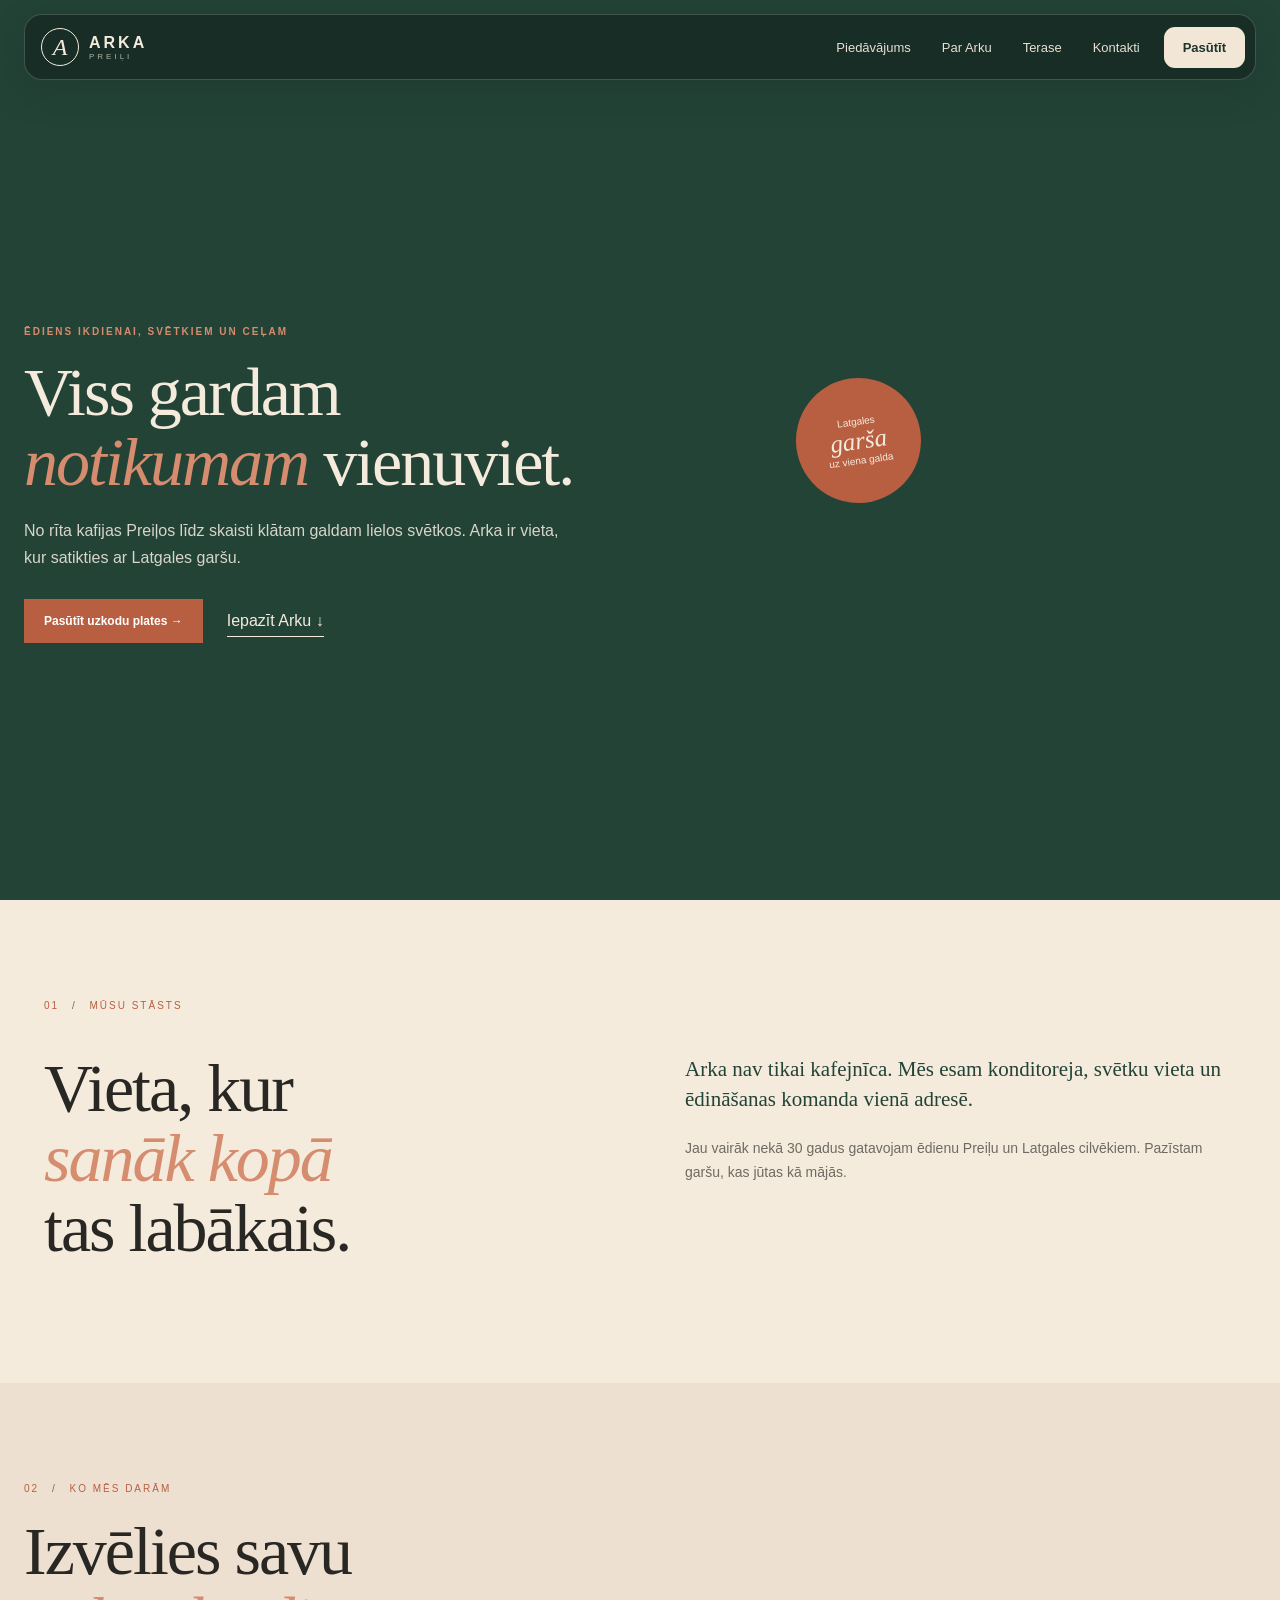
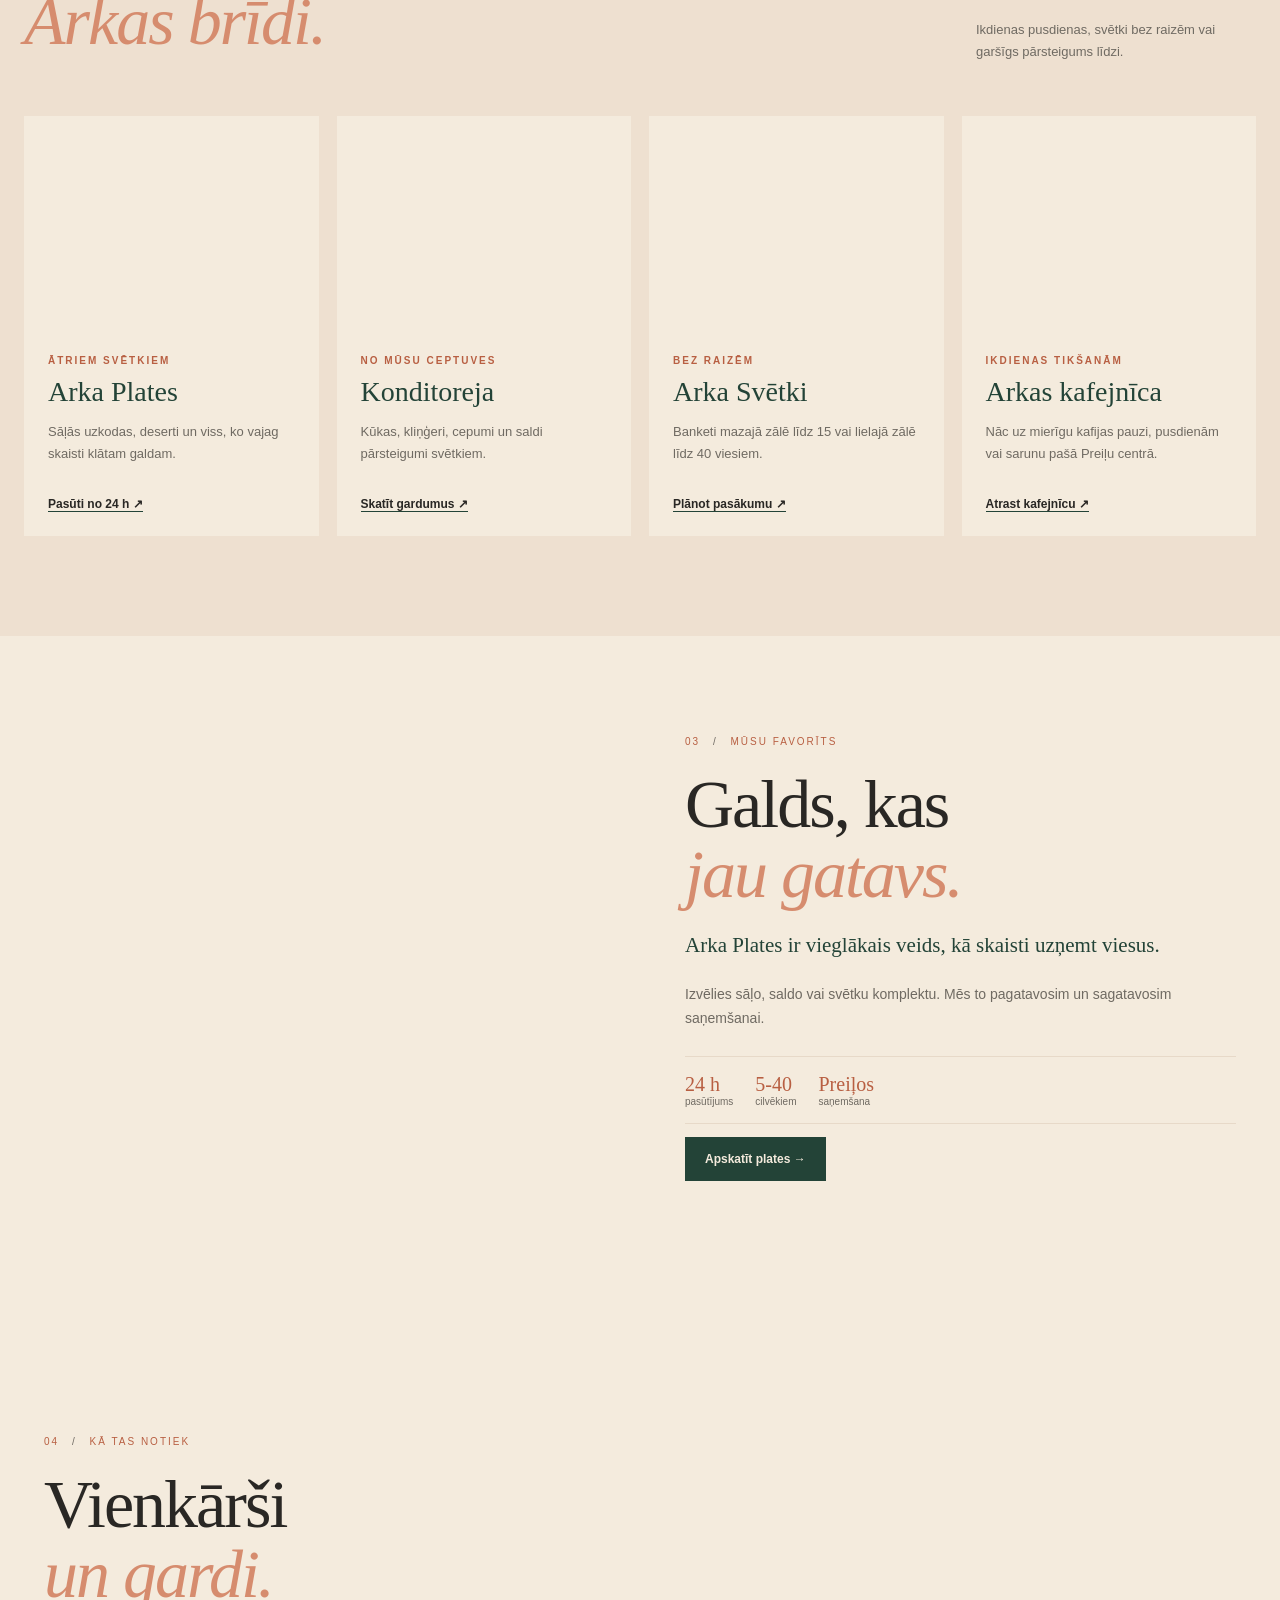
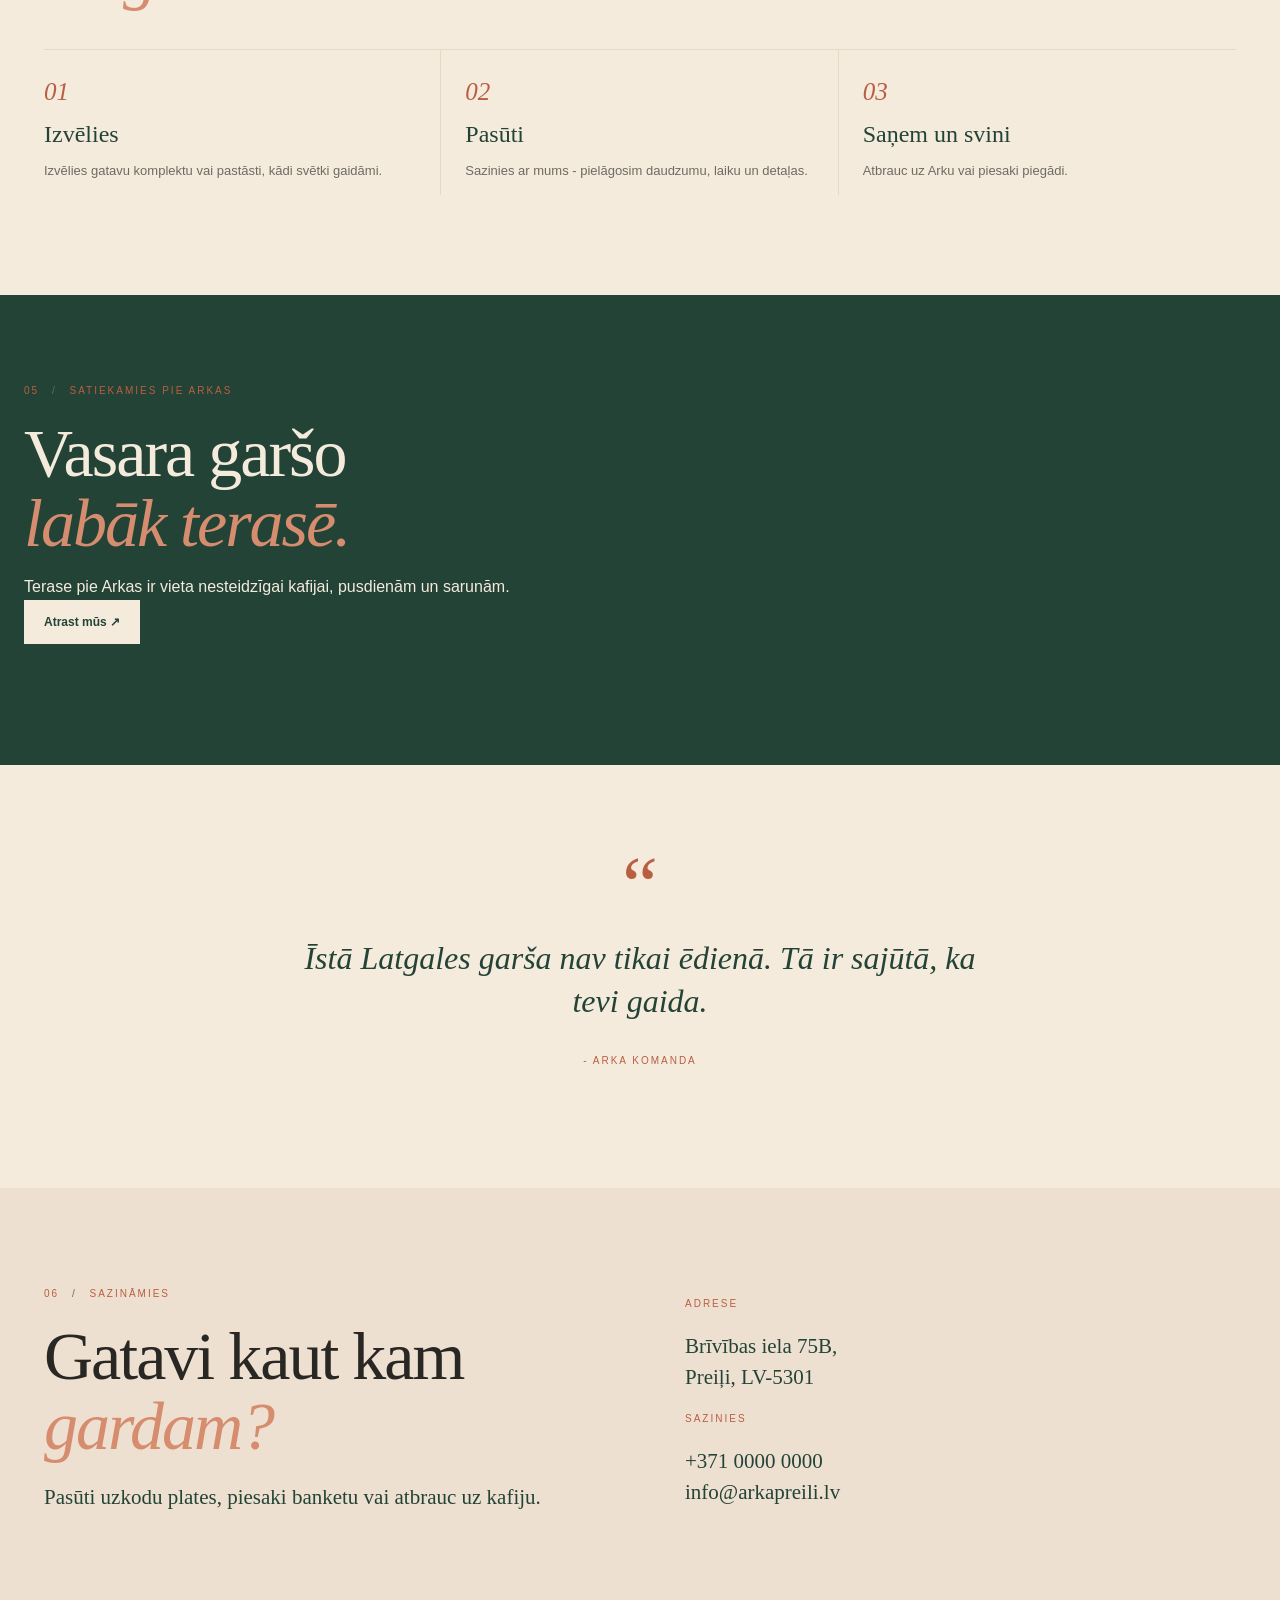
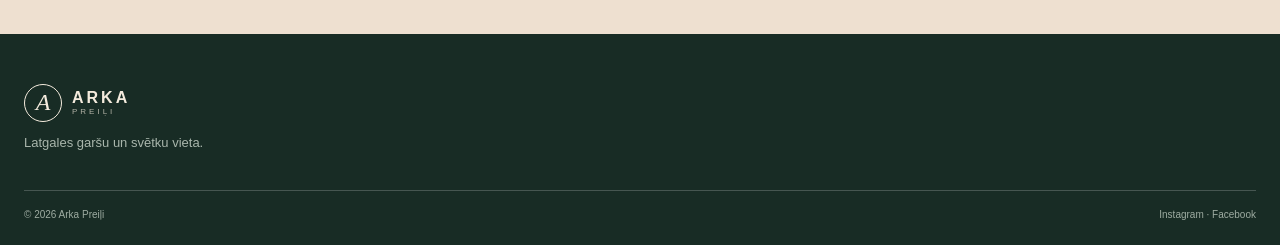
<file: index.html>
<!doctype html>
<html lang="lv">

<head>
  <meta charset="utf-8">
  <meta name="viewport" content="width=device-width, initial-scale=1">
  <title>Arka Preiļi - Latgales garšu un svētku vieta</title>
  <link rel="stylesheet" href="styles.css">
</head>

<body>
  <nav class="nav" aria-label="Galvenā navigācija">
    <div class="nav-shell">
    <a class="brand" href="#top" aria-label="Arka Preiļi — sākums">
      <span class="mark">A</span>
      <span>
        <b>ARKA</b>
        <small>PREIĻI</small>
      </span>
    </a>
    <button class="menu-toggle" type="button" aria-expanded="false" aria-controls="site-nav">
      <span class="menu-icon" aria-hidden="true"><i></i><i></i><i></i></span>
      <span class="menu-label">Izvēlne</span>
    </button>
    <div class="links" id="site-nav">
      <a href="#piedavajums">Piedāvājums</a>
      <a href="#par-arka">Par Arku</a>
      <a href="#terase">Terase</a>
      <a href="#kontakti">Kontakti</a>
      <a class="nav-cta" href="#kontakti">Pasūtīt</a>
    </div>
    </div>
  </nav>

  <header id="top" class="hero">
    <div class="hero-copy">
      <p class="eyebrow light">Ēdiens ikdienai, svētkiem un ceļam</p>
      <h1>
        Viss gardam<br>
        <em>notikumam</em> vienuviet.
      </h1>
      <p>
        No rīta kafijas Preiļos līdz skaisti klātam galdam lielos svētkos. Arka ir vieta,
        kur satikties ar Latgales garšu.
      </p>
      <div class="actions">
        <a class="button primary" href="#piedavajums">Pasūtīt uzkodu plates →</a>
        <a class="text" href="#par-arka">Iepazīt Arku ↓</a>
      </div>
    </div>
    <div class="hero-image">
      <div class="badge">
        <span>Latgales</span>
        <strong>garša</strong>
        <small>uz viena galda</small>
      </div>
    </div>
  </header>

  <section id="par-arka" class="section">
    <div class="label">01 <span>/</span> Mūsu stāsts</div>
    <div class="intro">
      <h2 class="title">
        Vieta, kur<br>
        <em>sanāk kopā</em><br>
        tas labākais.
      </h2>
      <div>
        <p class="lead">
          Arka nav tikai kafejnīca. Mēs esam konditoreja, svētku vieta un ēdināšanas komanda
          vienā adresē.
        </p>
        <p class="muted">
          Jau vairāk nekā 30 gadus gatavojam ēdienu Preiļu un Latgales cilvēkiem. Pazīstam
          garšu, kas jūtas kā mājās.
        </p>
      </div>
    </div>
  </section>

  <div id="piedavajums" class="band">
    <section class="section">
      <div class="top">
        <div>
          <div class="label">02 <span>/</span> Ko mēs darām</div>
          <h2 class="title">
            Izvēlies savu<br>
            <em>Arkas brīdi.</em>
          </h2>
        </div>
        <p class="aside">Ikdienas pusdienas, svētki bez raizēm vai garšīgs pārsteigums līdzi.</p>
      </div>

      <div class="cards">
        <article class="card">
          <a class="card-link" href="plates.html">
            <div class="card-img plate"></div>
            <div class="card-body">
              <p class="eyebrow">Ātriem svētkiem</p>
              <h3>Arka Plates</h3>
              <p>Sāļās uzkodas, deserti un viss, ko vajag skaisti klātam galdam.</p>
              <span class="card-cta">Pasūti no 24 h ↗</span>
            </div>
          </a>
        </article>

        <article class="card">
          <a class="card-link" href="konditoreja.html">
            <div class="card-img bakery"></div>
            <div class="card-body">
              <p class="eyebrow">No mūsu ceptuves</p>
              <h3>Konditoreja</h3>
              <p>Kūkas, kliņģeri, cepumi un saldi pārsteigumi svētkiem.</p>
              <span class="card-cta">Skatīt gardumus ↗</span>
            </div>
          </a>
        </article>

        <article class="card">
          <a class="card-link" href="svetki.html">
            <div class="card-img events"></div>
            <div class="card-body">
              <p class="eyebrow">Bez raizēm</p>
              <h3>Arka Svētki</h3>
              <p>Banketi mazajā zālē līdz 15 vai lielajā zālē līdz 40 viesiem.</p>
              <span class="card-cta">Plānot pasākumu ↗</span>
            </div>
          </a>
        </article>

        <article class="card">
          <a class="card-link" href="cafe.html">
            <div class="card-img cafe"></div>
            <div class="card-body">
              <p class="eyebrow">Ikdienas tikšanām</p>
              <h3>Arkas kafejnīca</h3>
              <p>Nāc uz mierīgu kafijas pauzi, pusdienām vai sarunu pašā Preiļu centrā.</p>
              <span class="card-cta">Atrast kafejnīcu ↗</span>
            </div>
          </a>
        </article>
      </div>
    </section>
  </div>

  <section class="section feature">
    <div class="feature-image"></div>
    <div>
      <div class="label">03 <span>/</span> Mūsu favorīts</div>
      <h2 class="title">
        Galds, kas<br>
        <em>jau gatavs.</em>
      </h2>
      <p class="lead">Arka Plates ir vieglākais veids, kā skaisti uzņemt viesus.</p>
      <p class="muted">
        Izvēlies sāļo, saldo vai svētku komplektu. Mēs to pagatavosim un sagatavosim
        saņemšanai.
      </p>
      <div class="stats">
        <span><strong>24 h</strong>pasūtījums</span>
        <span><strong>5-40</strong>cilvēkiem</span>
        <span><strong>Preiļos</strong>saņemšana</span>
      </div>
      <a class="button green" href="#kontakti">Apskatīt plates →</a>
    </div>
  </section>

  <section class="section">
    <div class="label">04 <span>/</span> Kā tas notiek</div>
    <h2 class="title">
      Vienkārši<br>
      <em>un gardi.</em>
    </h2>
    <div class="steps">
      <div class="step">
        <b>01</b>
        <h3>Izvēlies</h3>
        <p>Izvēlies gatavu komplektu vai pastāsti, kādi svētki gaidāmi.</p>
      </div>
      <div class="step">
        <b>02</b>
        <h3>Pasūti</h3>
        <p>Sazinies ar mums - pielāgosim daudzumu, laiku un detaļas.</p>
      </div>
      <div class="step">
        <b>03</b>
        <h3>Saņem un svini</h3>
        <p>Atbrauc uz Arku vai piesaki piegādi.</p>
      </div>
    </div>
  </section>

  <section id="terase" class="terrace">
    <div class="terrace-copy">
      <div class="label light">05 <span>/</span> Satiekamies pie Arkas</div>
      <h2 class="title cream">
        Vasara garšo<br>
        <em>labāk terasē.</em>
      </h2>
      <p>Terase pie Arkas ir vieta nesteidzīgai kafijai, pusdienām un sarunām.</p>
      <a class="button cream" href="#kontakti">Atrast mūs ↗</a>
    </div>
    <div class="terrace-image"></div>
  </section>

  <section class="section quote">
    <div class="quote-mark">“</div>
    <blockquote>Īstā Latgales garša nav tikai ēdienā. Tā ir sajūtā, ka tevi gaida.</blockquote>
    <p class="label">- Arka komanda</p>
  </section>

  <div id="kontakti" class="contact-wrap">
    <section class="section contact">
      <div>
        <div class="label">06 <span>/</span> Sazināmies</div>
        <h2 class="title">
          Gatavi kaut kam<br>
          <em>gardam?</em>
        </h2>
        <p class="lead">Pasūti uzkodu plates, piesaki banketu vai atbrauc uz kafiju.</p>
      </div>
      <div>
        <p class="label">Adrese</p>
        <p class="lead">
          Brīvības iela 75B,<br>
          Preiļi, LV-5301
        </p>
        <p class="label">Sazinies</p>
        <p class="lead">
          +371 0000 0000<br>
          info@arkapreili.lv
        </p>
      </div>
    </section>
  </div>

  <footer>
    <a class="brand" href="#top">
      <span class="mark">A</span>
      <span>
        <b>ARKA</b>
        <small>PREIĻI</small>
      </span>
    </a>
    <p>Latgales garšu un svētku vieta.</p>
    <div class="foot">
      <span>© 2026 Arka Preiļi</span>
      <span>Instagram · Facebook</span>
    </div>
  </footer>
  <script src="nav.js"></script>
</body>

</html>
</file>
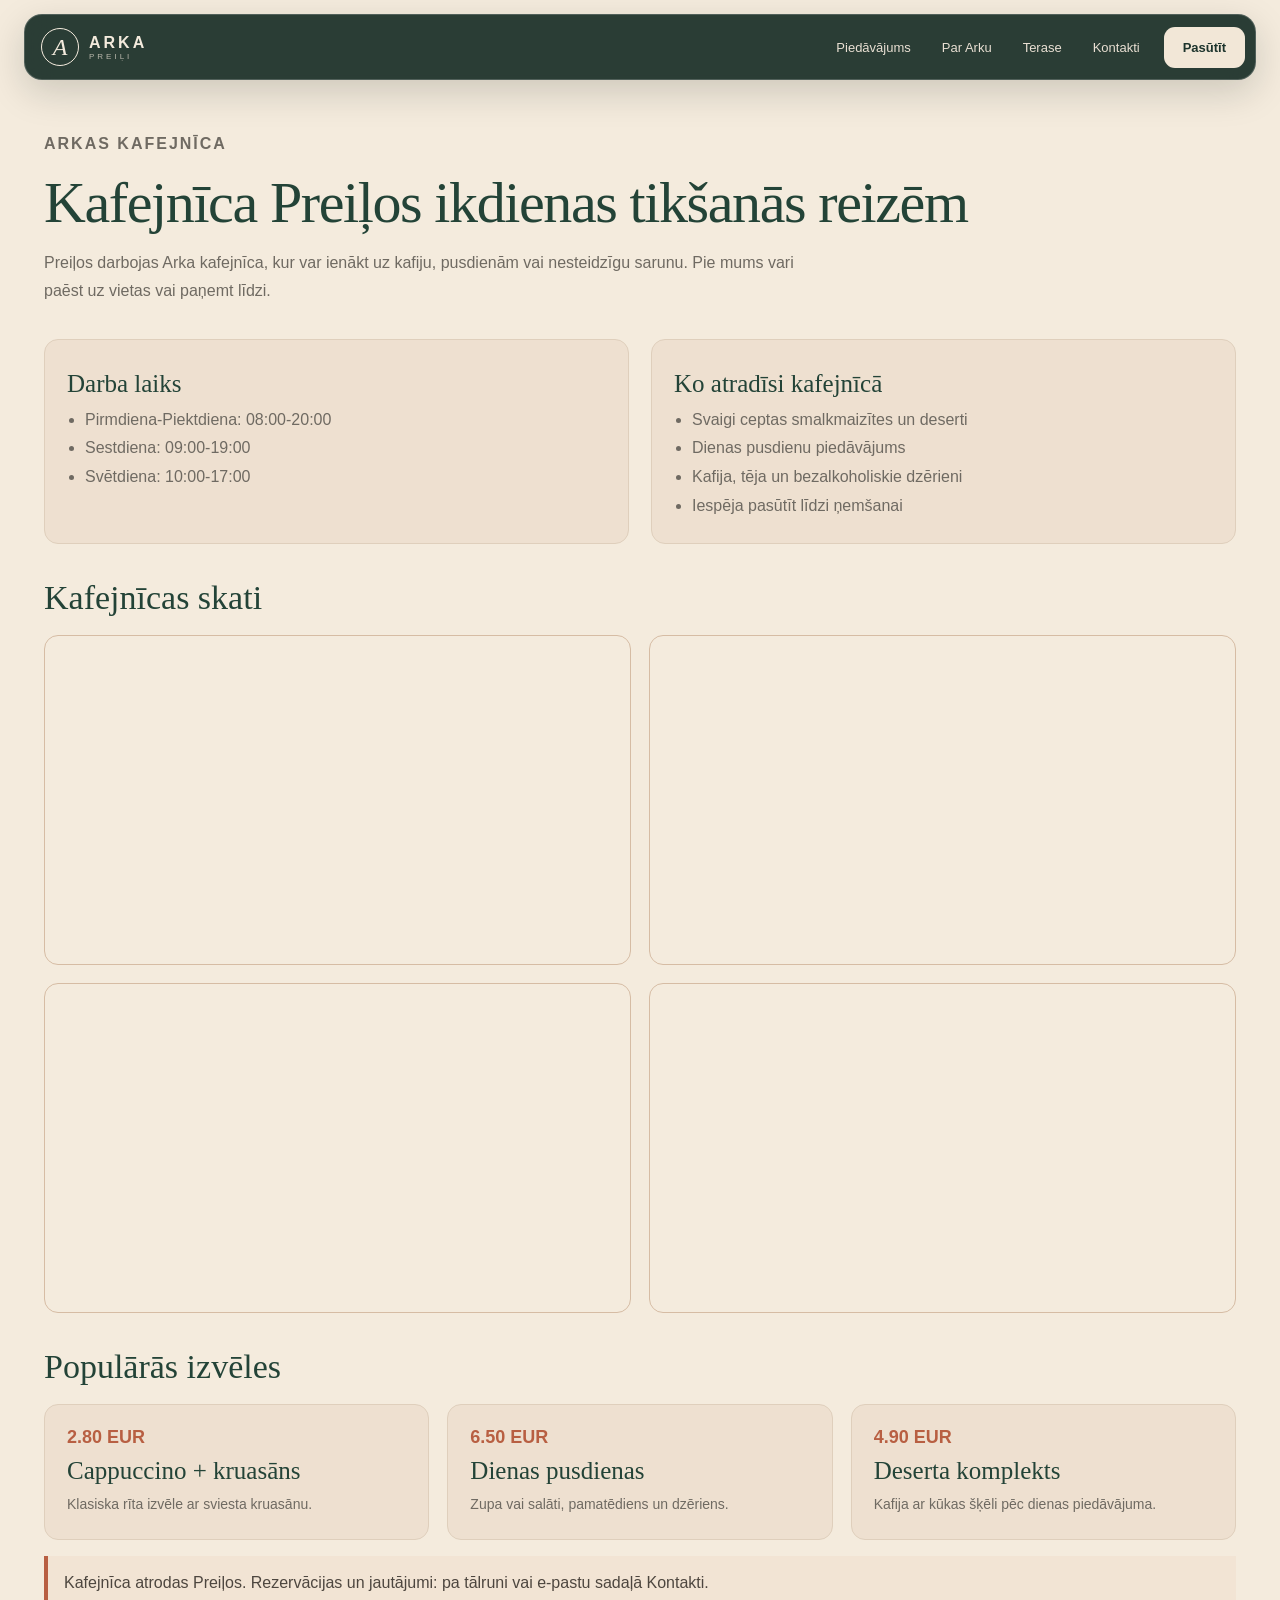
<file: cafe.html>
<!doctype html>
<html lang="lv">

<head>
  <meta charset="utf-8">
  <meta name="viewport" content="width=device-width, initial-scale=1">
  <title>Arkas kafejnīca</title>
  <link rel="stylesheet" href="styles.css">
</head>

<body>
  <nav class="nav" aria-label="Galvenā navigācija">
    <div class="nav-shell">
    <a class="brand" href="index.html#top" aria-label="Arka Preiļi — sākums">
      <span class="mark">A</span>
      <span>
        <b>ARKA</b>
        <small>PREIĻI</small>
      </span>
    </a>
    <button class="menu-toggle" type="button" aria-expanded="false" aria-controls="site-nav">
      <span class="menu-icon" aria-hidden="true"><i></i><i></i><i></i></span>
      <span class="menu-label">Izvēlne</span>
    </button>
    <div class="links" id="site-nav">
      <a href="index.html#piedavajums">Piedāvājums</a>
      <a href="index.html#par-arka">Par Arku</a>
      <a href="index.html#terase">Terase</a>
      <a href="index.html#kontakti">Kontakti</a>
      <a class="nav-cta" href="index.html#kontakti">Pasūtīt</a>
    </div>
    </div>
  </nav>

  <main class="page-main">
    <section class="page-hero">
      <p class="eyebrow">Arkas kafejnīca</p>
      <h1>Kafejnīca Preiļos ikdienas tikšanās reizēm</h1>
      <p>
        Preiļos darbojas Arka kafejnīca, kur var ienākt uz kafiju, pusdienām vai nesteidzīgu
        sarunu. Pie mums vari paēst uz vietas vai paņemt līdzi.
      </p>
    </section>

    <section class="page-section split">
      <article class="info-card">
        <h3>Darba laiks</h3>
        <ul class="list-clean">
          <li>Pirmdiena-Piektdiena: 08:00-20:00</li>
          <li>Sestdiena: 09:00-19:00</li>
          <li>Svētdiena: 10:00-17:00</li>
        </ul>
      </article>

      <article class="info-card">
        <h3>Ko atradīsi kafejnīcā</h3>
        <ul class="list-clean">
          <li>Svaigi ceptas smalkmaizītes un deserti</li>
          <li>Dienas pusdienu piedāvājums</li>
          <li>Kafija, tēja un bezalkoholiskie dzērieni</li>
          <li>Iespēja pasūtīt līdzi ņemšanai</li>
        </ul>
      </article>
    </section>

    <section class="page-section">
      <h2>Kafejnīcas skati</h2>
      <div class="visual-grid">
        <div class="visual-placeholder lg cafe-interior" role="img" aria-label="Kafejnīcas interjers"></div>
        <div class="visual-placeholder lg cafe-table" role="img" aria-label="Servētais galds kafejnīcā"></div>
        <div class="visual-placeholder lg cafe-dessert" role="img" aria-label="Desertu vitrīna"></div>
        <div class="visual-placeholder lg cafe-coffee" role="img" aria-label="Kafijas zona"></div>
      </div>
    </section>

    <section class="page-section">
      <h2>Populārās izvēles</h2>
      <div class="info-grid">
        <article class="info-card">
          <span class="price">2.80 EUR</span>
          <h3>Cappuccino + kruasāns</h3>
          <p>Klasiska rīta izvēle ar sviesta kruasānu.</p>
        </article>

        <article class="info-card">
          <span class="price">6.50 EUR</span>
          <h3>Dienas pusdienas</h3>
          <p>Zupa vai salāti, pamatēdiens un dzēriens.</p>
        </article>

        <article class="info-card">
          <span class="price">4.90 EUR</span>
          <h3>Deserta komplekts</h3>
          <p>Kafija ar kūkas šķēli pēc dienas piedāvājuma.</p>
        </article>
      </div>

      <div class="location-note">
        Kafejnīca atrodas Preiļos. Rezervācijas un jautājumi: pa tālruni vai e-pastu sadaļā
        Kontakti.
      </div>
    </section>
  </main>
  <script src="nav.js"></script>
</body>

</html>
</file>
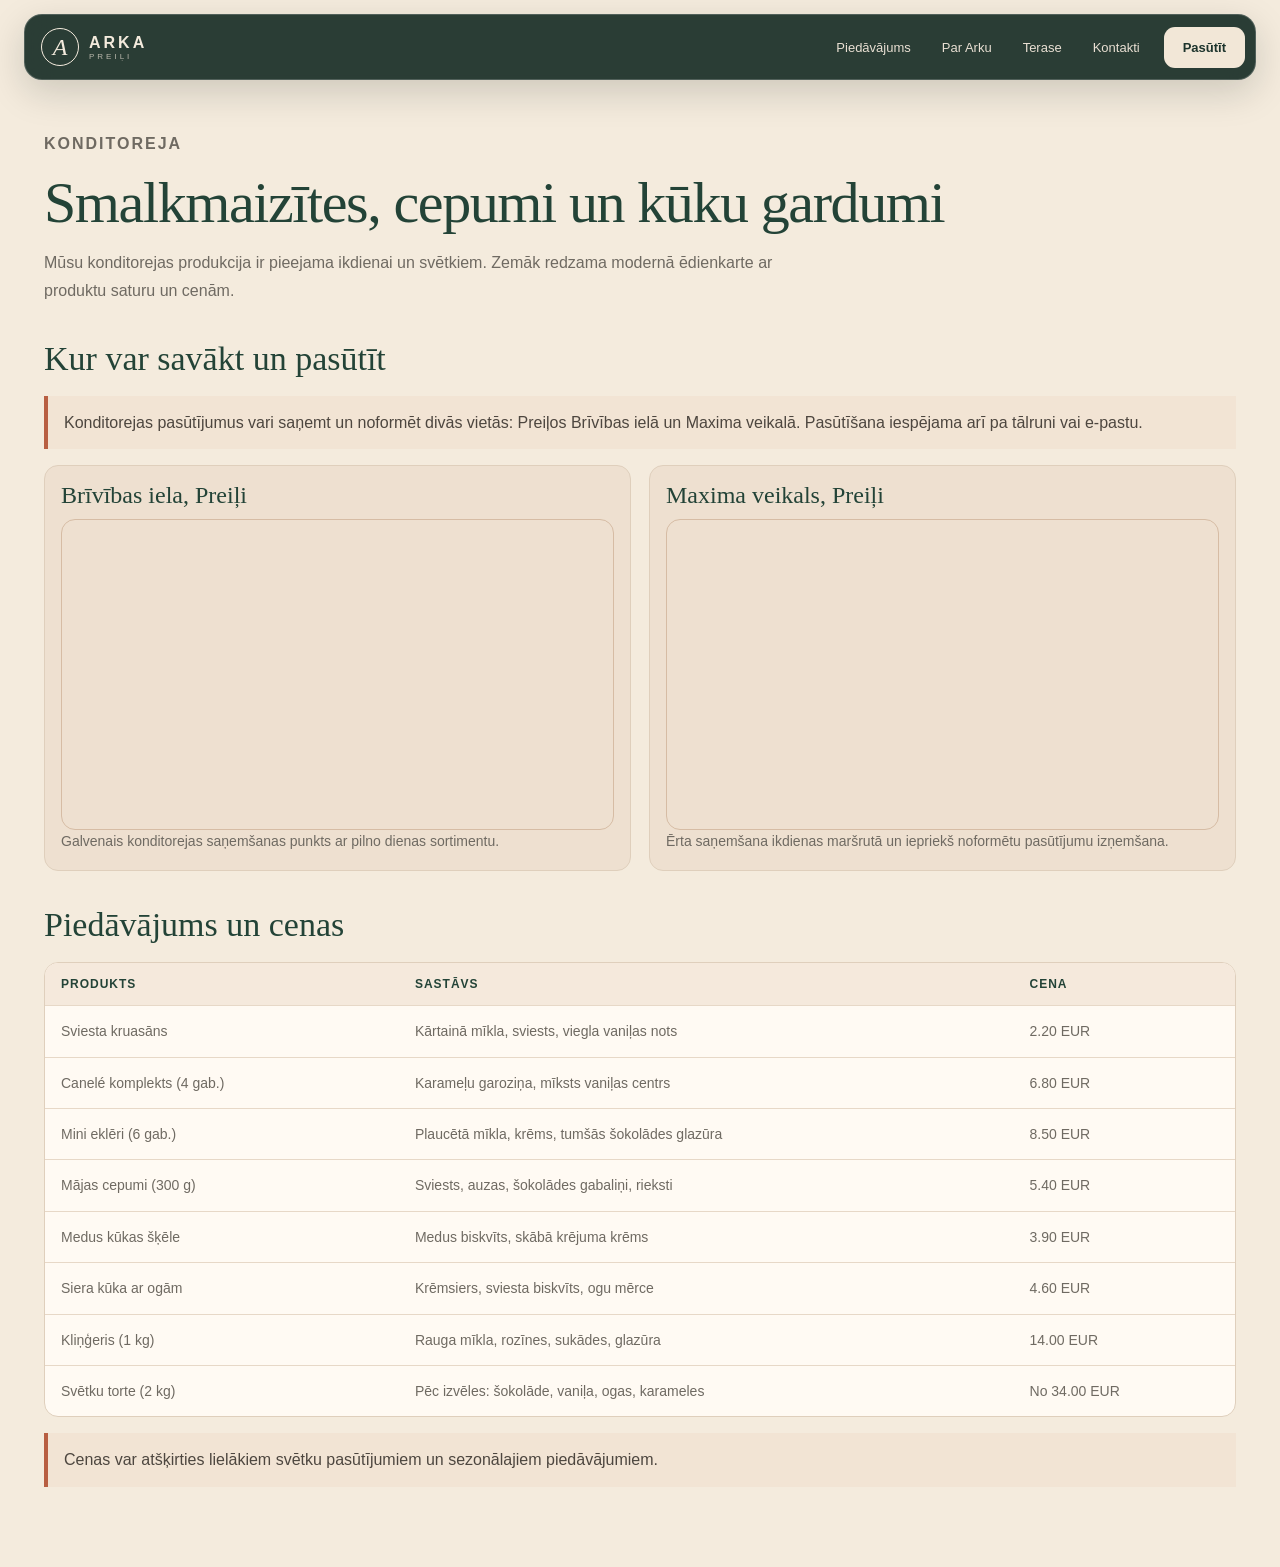
<file: konditoreja.html>
<!doctype html>
<html lang="lv">

<head>
  <meta charset="utf-8">
  <meta name="viewport" content="width=device-width, initial-scale=1">
  <title>Konditoreja</title>
  <link rel="stylesheet" href="styles.css">
</head>

<body>
  <nav class="nav" aria-label="Galvenā navigācija">
    <div class="nav-shell">
    <a class="brand" href="index.html#top" aria-label="Arka Preiļi — sākums">
      <span class="mark">A</span>
      <span>
        <b>ARKA</b>
        <small>PREIĻI</small>
      </span>
    </a>
    <button class="menu-toggle" type="button" aria-expanded="false" aria-controls="site-nav">
      <span class="menu-icon" aria-hidden="true"><i></i><i></i><i></i></span>
      <span class="menu-label">Izvēlne</span>
    </button>
    <div class="links" id="site-nav">
      <a href="index.html#piedavajums">Piedāvājums</a>
      <a href="index.html#par-arka">Par Arku</a>
      <a href="index.html#terase">Terase</a>
      <a href="index.html#kontakti">Kontakti</a>
      <a class="nav-cta" href="index.html#kontakti">Pasūtīt</a>
    </div>
    </div>
  </nav>

  <main class="page-main">
    <section class="page-hero">
      <p class="eyebrow">Konditoreja</p>
      <h1>Smalkmaizītes, cepumi un kūku gardumi</h1>
      <p>
        Mūsu konditorejas produkcija ir pieejama ikdienai un svētkiem. Zemāk redzama modernā
        ēdienkarte ar produktu saturu un cenām.
      </p>
    </section>

    <section class="page-section">
      <h2>Kur var savākt un pasūtīt</h2>
      <div class="location-note">
        Konditorejas pasūtījumus vari saņemt un noformēt divās vietās: Preiļos Brīvības ielā
        un Maxima veikalā. Pasūtīšana iespējama arī pa tālruni vai e-pastu.
      </div>

      <div class="store-grid">
        <article class="store-card">
          <h3>Brīvības iela, Preiļi</h3>
          <div class="visual-placeholder sm store-brivibas" role="img" aria-label="Brīvības ielas veikals Preiļos">
          </div>
          <p>Galvenais konditorejas saņemšanas punkts ar pilno dienas sortimentu.</p>
        </article>

        <article class="store-card">
          <h3>Maxima veikals, Preiļi</h3>
          <div class="visual-placeholder sm store-maxima" role="img" aria-label="Maxima veikals Preiļos"></div>
          <p>Ērta saņemšana ikdienas maršrutā un iepriekš noformētu pasūtījumu izņemšana.</p>
        </article>
      </div>
    </section>

    <section class="page-section">
      <h2>Piedāvājums un cenas</h2>
      <div class="modern-table-wrap">
        <table class="modern-table">
          <thead>
            <tr>
              <th>Produkts</th>
              <th>Sastāvs</th>
              <th>Cena</th>
            </tr>
          </thead>
          <tbody>
            <tr>
              <td>Sviesta kruasāns</td>
              <td>Kārtainā mīkla, sviests, viegla vaniļas nots</td>
              <td>2.20 EUR</td>
            </tr>
            <tr>
              <td>Canelé komplekts (4 gab.)</td>
              <td>Karameļu garoziņa, mīksts vaniļas centrs</td>
              <td>6.80 EUR</td>
            </tr>
            <tr>
              <td>Mini eklēri (6 gab.)</td>
              <td>Plaucētā mīkla, krēms, tumšās šokolādes glazūra</td>
              <td>8.50 EUR</td>
            </tr>
            <tr>
              <td>Mājas cepumi (300 g)</td>
              <td>Sviests, auzas, šokolādes gabaliņi, rieksti</td>
              <td>5.40 EUR</td>
            </tr>
            <tr>
              <td>Medus kūkas šķēle</td>
              <td>Medus biskvīts, skābā krējuma krēms</td>
              <td>3.90 EUR</td>
            </tr>
            <tr>
              <td>Siera kūka ar ogām</td>
              <td>Krēmsiers, sviesta biskvīts, ogu mērce</td>
              <td>4.60 EUR</td>
            </tr>
            <tr>
              <td>Kliņģeris (1 kg)</td>
              <td>Rauga mīkla, rozīnes, sukādes, glazūra</td>
              <td>14.00 EUR</td>
            </tr>
            <tr>
              <td>Svētku torte (2 kg)</td>
              <td>Pēc izvēles: šokolāde, vaniļa, ogas, karameles</td>
              <td>No 34.00 EUR</td>
            </tr>
          </tbody>
        </table>
      </div>

      <div class="location-note">Cenas var atšķirties lielākiem svētku pasūtījumiem un sezonālajiem piedāvājumiem.</div>
    </section>
  </main>
  <script src="nav.js"></script>
</body>

</html>
</file>
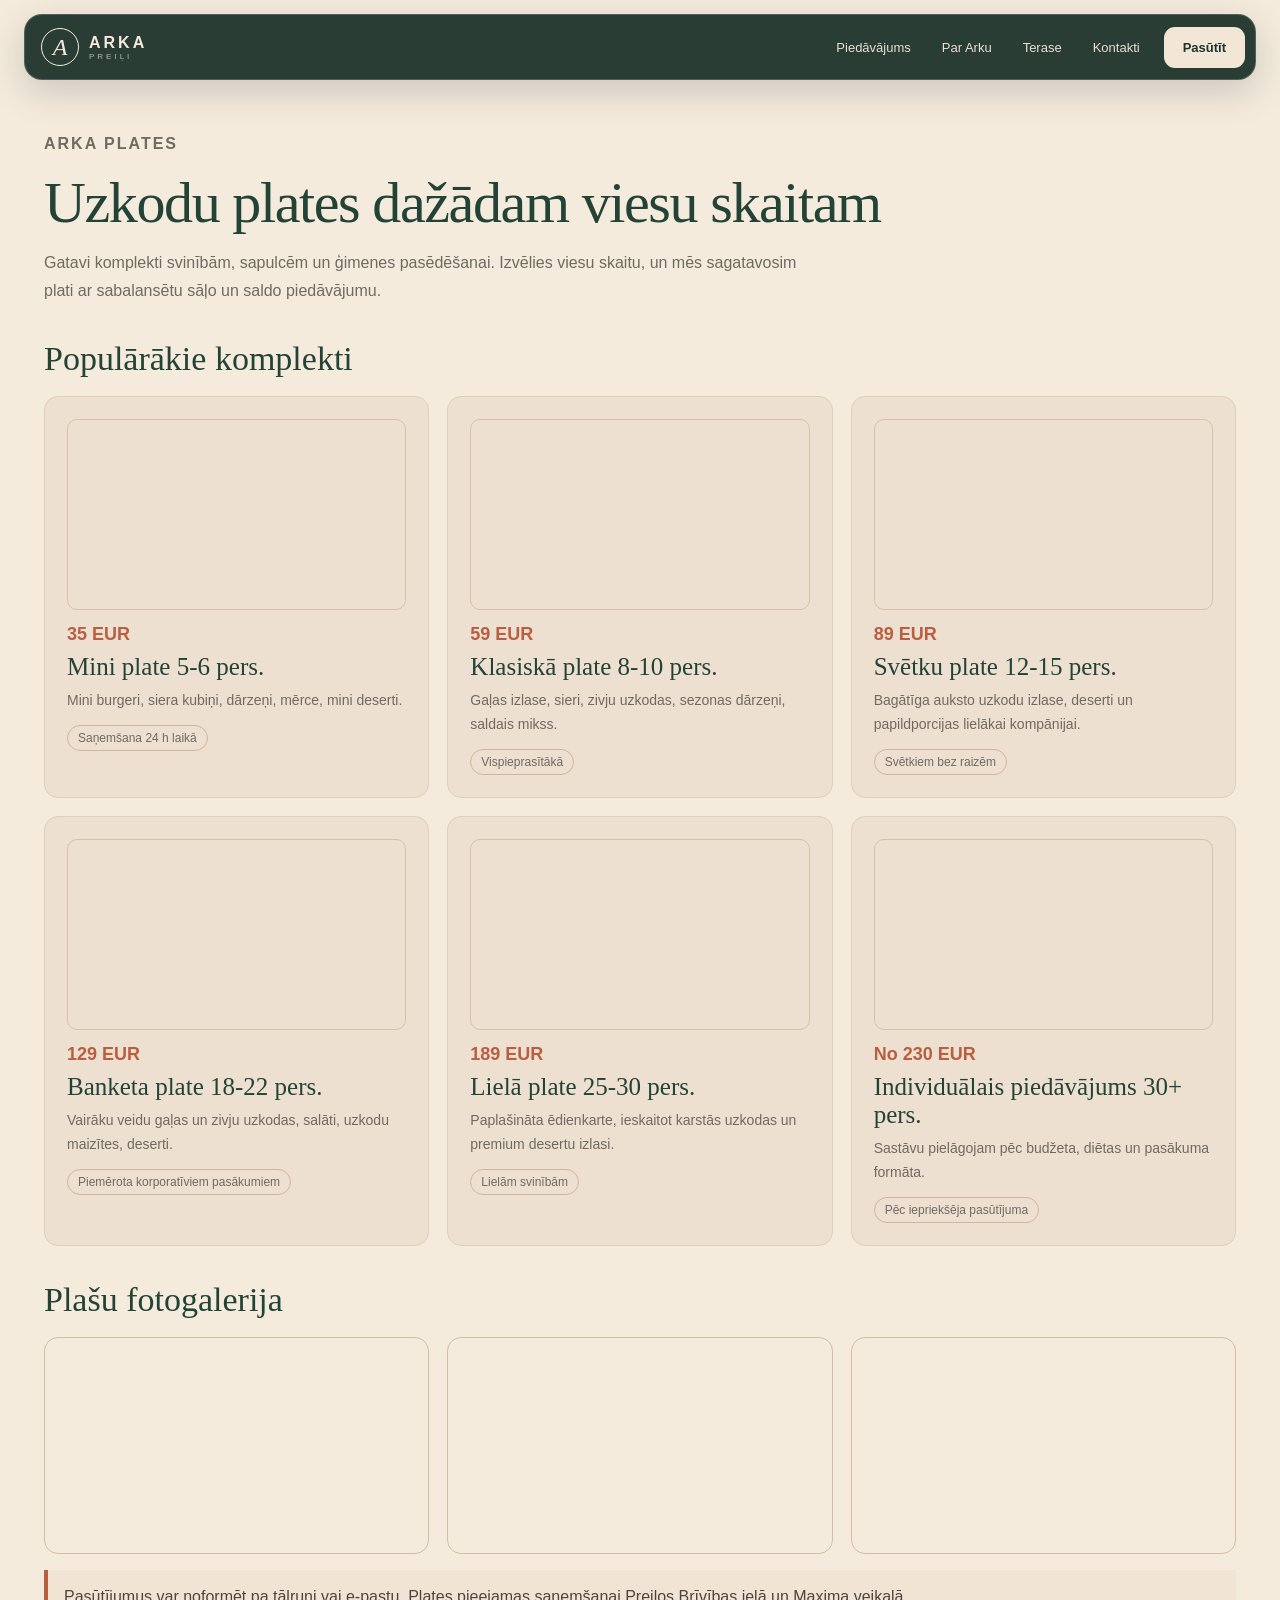
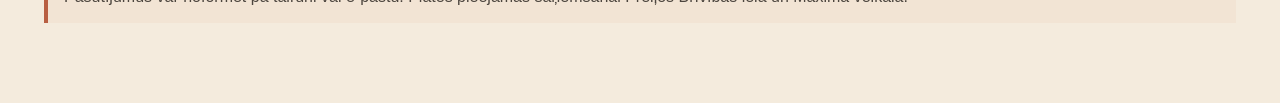
<file: plates.html>
<!doctype html>
<html lang="lv">

<head>
  <meta charset="utf-8">
  <meta name="viewport" content="width=device-width, initial-scale=1">
  <title>Arka Plates</title>
  <link rel="stylesheet" href="styles.css">
</head>

<body>
  <nav class="nav" aria-label="Galvenā navigācija">
    <div class="nav-shell">
    <a class="brand" href="index.html#top" aria-label="Arka Preiļi — sākums">
      <span class="mark">A</span>
      <span>
        <b>ARKA</b>
        <small>PREIĻI</small>
      </span>
    </a>
    <button class="menu-toggle" type="button" aria-expanded="false" aria-controls="site-nav">
      <span class="menu-icon" aria-hidden="true"><i></i><i></i><i></i></span>
      <span class="menu-label">Izvēlne</span>
    </button>
    <div class="links" id="site-nav">
      <a href="index.html#piedavajums">Piedāvājums</a>
      <a href="index.html#par-arka">Par Arku</a>
      <a href="index.html#terase">Terase</a>
      <a href="index.html#kontakti">Kontakti</a>
      <a class="nav-cta" href="index.html#kontakti">Pasūtīt</a>
    </div>
    </div>
  </nav>

  <main class="page-main">
    <section class="page-hero">
      <p class="eyebrow">Arka Plates</p>
      <h1>Uzkodu plates dažādam viesu skaitam</h1>
      <p>
        Gatavi komplekti svinībām, sapulcēm un ģimenes pasēdēšanai. Izvēlies viesu skaitu,
        un mēs sagatavosim plati ar sabalansētu sāļo un saldo piedāvājumu.
      </p>
    </section>

    <section class="page-section">
      <h2>Populārākie komplekti</h2>
      <div class="info-grid">
        <article class="info-card">
          <div class="info-media media-plate-mini" role="img" aria-label="Mini plate 5 līdz 6 personām"></div>
          <span class="price">35 EUR</span>
          <h3>Mini plate 5-6 pers.</h3>
          <p>Mini burgeri, siera kubiņi, dārzeņi, mērce, mini deserti.</p>
          <span class="meta">Saņemšana 24 h laikā</span>
        </article>

        <article class="info-card">
          <div class="info-media media-plate-classic" role="img" aria-label="Klasiskā plate 8 līdz 10 personām"></div>
          <span class="price">59 EUR</span>
          <h3>Klasiskā plate 8-10 pers.</h3>
          <p>Gaļas izlase, sieri, zivju uzkodas, sezonas dārzeņi, saldais mikss.</p>
          <span class="meta">Vispieprasītākā</span>
        </article>

        <article class="info-card">
          <div class="info-media media-plate-festive" role="img" aria-label="Svētku plate 12 līdz 15 personām"></div>
          <span class="price">89 EUR</span>
          <h3>Svētku plate 12-15 pers.</h3>
          <p>Bagātīga auksto uzkodu izlase, deserti un papildporcijas lielākai kompānijai.</p>
          <span class="meta">Svētkiem bez raizēm</span>
        </article>

        <article class="info-card">
          <div class="info-media media-plate-banquet" role="img" aria-label="Banketa plate 18 līdz 22 personām"></div>
          <span class="price">129 EUR</span>
          <h3>Banketa plate 18-22 pers.</h3>
          <p>Vairāku veidu gaļas un zivju uzkodas, salāti, uzkodu maizītes, deserti.</p>
          <span class="meta">Piemērota korporatīviem pasākumiem</span>
        </article>

        <article class="info-card">
          <div class="info-media media-plate-large" role="img" aria-label="Lielā plate 25 līdz 30 personām"></div>
          <span class="price">189 EUR</span>
          <h3>Lielā plate 25-30 pers.</h3>
          <p>Paplašināta ēdienkarte, ieskaitot karstās uzkodas un premium desertu izlasi.</p>
          <span class="meta">Lielām svinībām</span>
        </article>

        <article class="info-card">
          <div class="info-media media-plate-custom" role="img"
            aria-label="Individuālais plate piedāvājums 30 plus personām"></div>
          <span class="price">No 230 EUR</span>
          <h3>Individuālais piedāvājums 30+ pers.</h3>
          <p>Sastāvu pielāgojam pēc budžeta, diētas un pasākuma formāta.</p>
          <span class="meta">Pēc iepriekšēja pasūtījuma</span>
        </article>
      </div>

      <div class="page-section">
        <h2>Plašu fotogalerija</h2>
        <div class="visual-grid three">
          <div class="visual-placeholder sm gallery-savory" role="img" aria-label="Sāļo uzkodu plate"></div>
          <div class="visual-placeholder sm gallery-dessert" role="img" aria-label="Desertu plate"></div>
          <div class="visual-placeholder sm gallery-festive" role="img" aria-label="Svētku plate"></div>
        </div>
      </div>

      <div class="location-note">
        Pasūtījumus var noformēt pa tālruni vai e-pastu. Plates pieejamas saņemšanai Preiļos
        Brīvības ielā un Maxima veikalā.
      </div>
    </section>
  </main>
  <script src="nav.js"></script>
</body>

</html>
</file>
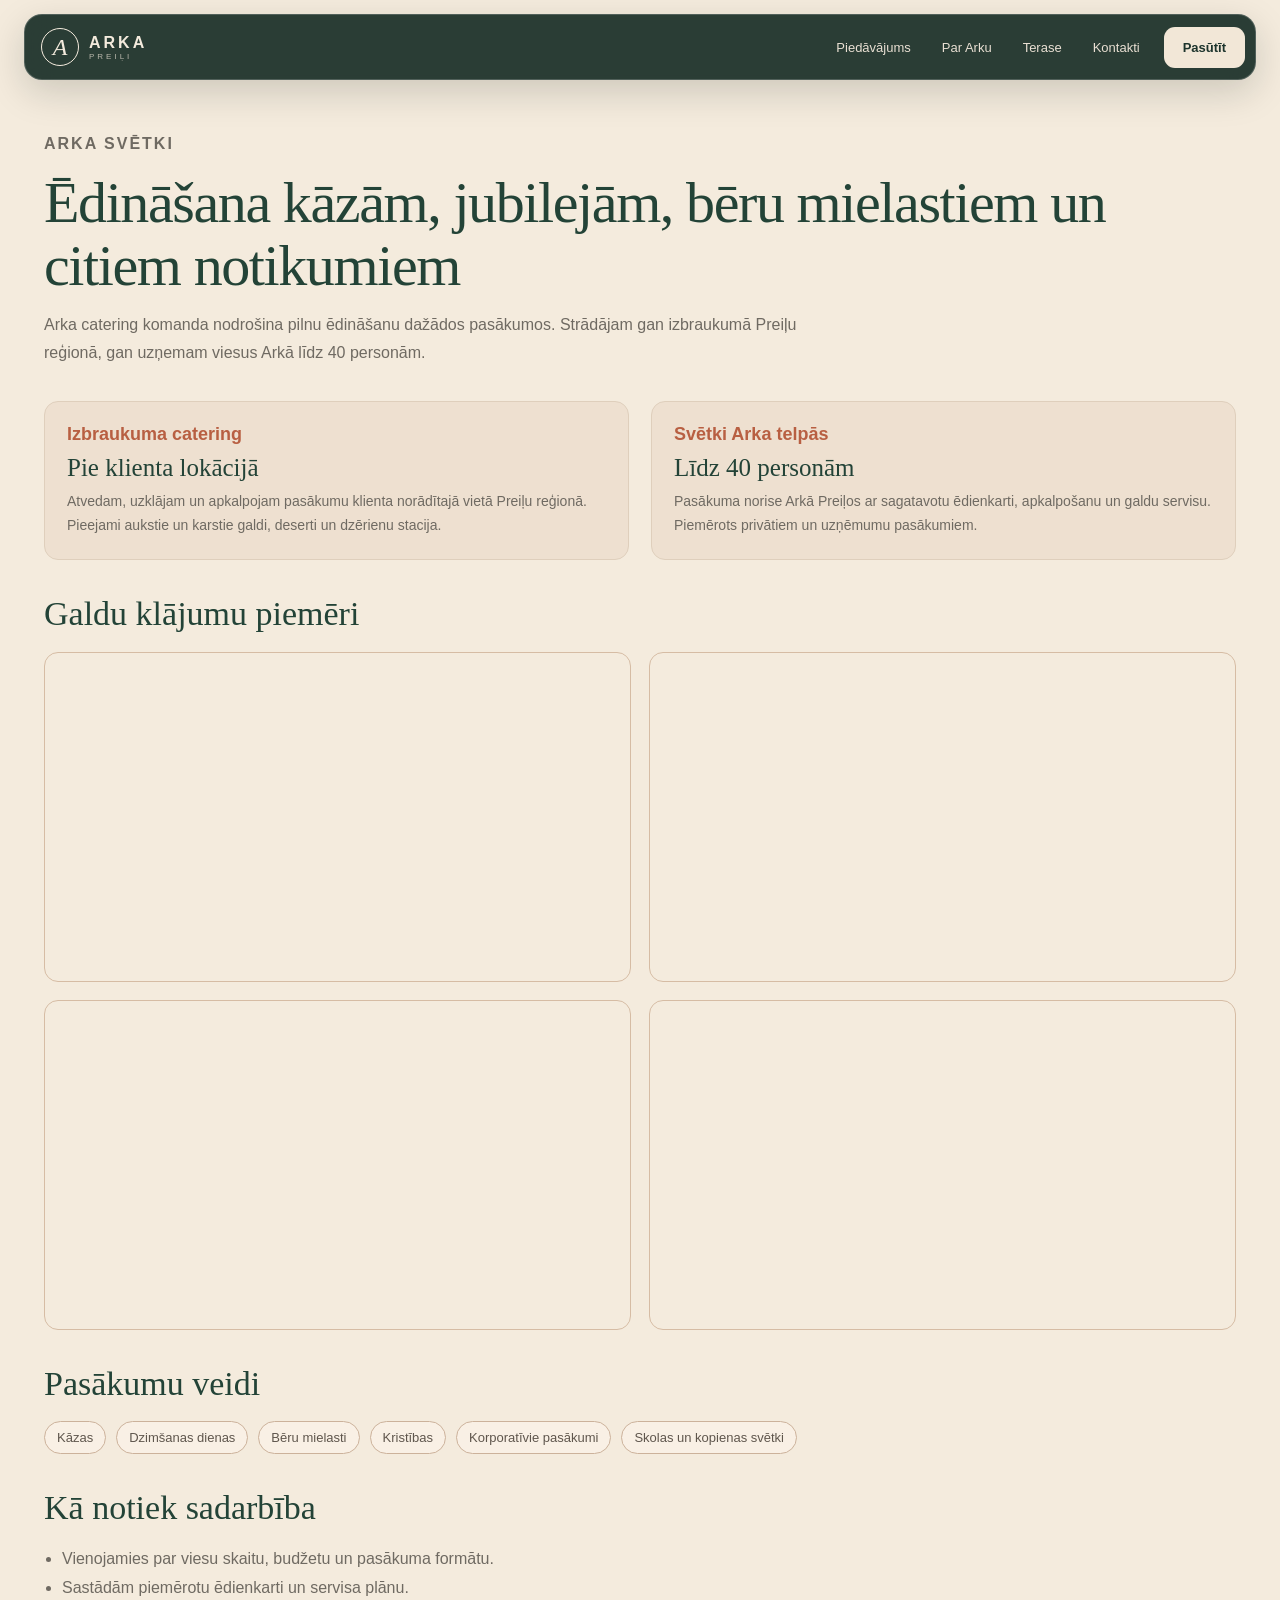
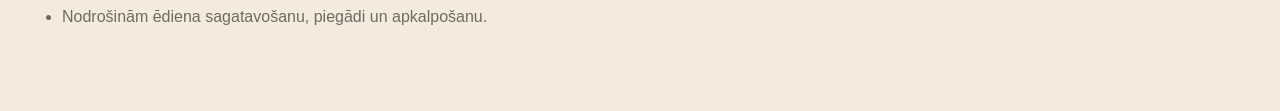
<file: svetki.html>
<!doctype html>
<html lang="lv">

<head>
  <meta charset="utf-8">
  <meta name="viewport" content="width=device-width, initial-scale=1">
  <title>Arka Svētki</title>
  <link rel="stylesheet" href="styles.css">
</head>

<body>
  <nav class="nav" aria-label="Galvenā navigācija">
    <div class="nav-shell">
    <a class="brand" href="index.html#top" aria-label="Arka Preiļi — sākums">
      <span class="mark">A</span>
      <span>
        <b>ARKA</b>
        <small>PREIĻI</small>
      </span>
    </a>
    <button class="menu-toggle" type="button" aria-expanded="false" aria-controls="site-nav">
      <span class="menu-icon" aria-hidden="true"><i></i><i></i><i></i></span>
      <span class="menu-label">Izvēlne</span>
    </button>
    <div class="links" id="site-nav">
      <a href="index.html#piedavajums">Piedāvājums</a>
      <a href="index.html#par-arka">Par Arku</a>
      <a href="index.html#terase">Terase</a>
      <a href="index.html#kontakti">Kontakti</a>
      <a class="nav-cta" href="index.html#kontakti">Pasūtīt</a>
    </div>
    </div>
  </nav>

  <main class="page-main">
    <section class="page-hero">
      <p class="eyebrow">Arka Svētki</p>
      <h1>Ēdināšana kāzām, jubilejām, bēru mielastiem un citiem notikumiem</h1>
      <p>
        Arka catering komanda nodrošina pilnu ēdināšanu dažādos pasākumos. Strādājam gan
        izbraukumā Preiļu reģionā, gan uzņemam viesus Arkā līdz 40 personām.
      </p>
    </section>

    <section class="page-section split">
      <article class="info-card">
        <span class="price">Izbraukuma catering</span>
        <h3>Pie klienta lokācijā</h3>
        <p>
          Atvedam, uzklājam un apkalpojam pasākumu klienta norādītajā vietā Preiļu reģionā.
          Pieejami aukstie un karstie galdi, deserti un dzērienu stacija.
        </p>
      </article>

      <article class="info-card">
        <span class="price">Svētki Arka telpās</span>
        <h3>Līdz 40 personām</h3>
        <p>
          Pasākuma norise Arkā Preiļos ar sagatavotu ēdienkarti, apkalpošanu un galdu servisu.
          Piemērots privātiem un uzņēmumu pasākumiem.
        </p>
      </article>
    </section>

    <section class="page-section">
      <h2>Galdu klājumu piemēri</h2>
      <div class="visual-grid">
        <div class="visual-placeholder lg svetki-wedding" role="img" aria-label="Banketa galds kāzām"></div>
        <div class="visual-placeholder lg svetki-birthday" role="img" aria-label="Dzimšanas dienas galds"></div>
        <div class="visual-placeholder lg svetki-memorial" role="img" aria-label="Bēru mielasta galds"></div>
        <div class="visual-placeholder lg svetki-outdoor" role="img" aria-label="Izbraukuma servējums pie klienta">
        </div>
      </div>
    </section>

    <section class="page-section">
      <h2>Pasākumu veidi</h2>
      <div class="pill-row">
        <span class="pill">Kāzas</span>
        <span class="pill">Dzimšanas dienas</span>
        <span class="pill">Bēru mielasti</span>
        <span class="pill">Kristības</span>
        <span class="pill">Korporatīvie pasākumi</span>
        <span class="pill">Skolas un kopienas svētki</span>
      </div>
    </section>

    <section class="page-section">
      <h2>Kā notiek sadarbība</h2>
      <ul class="list-clean">
        <li>Vienojamies par viesu skaitu, budžetu un pasākuma formātu.</li>
        <li>Sastādām piemērotu ēdienkarti un servisa plānu.</li>
        <li>Nodrošinām ēdiena sagatavošanu, piegādi un apkalpošanu.</li>
      </ul>
    </section>
  </main>
  <script src="nav.js"></script>
</body>

</html>
</file>
<file: styles.css>
:root {
  --green: #234337;
  --terra: #b85f42;
  --cream: #f4ebdd;
  --ink: #292724;
  --muted: #6f6a62;
  --sand: #e7d9c8;
  --container: 1240px;
}

* {
  box-sizing: border-box;
}

html {
  scroll-behavior: smooth;
}

body {
  margin: 0;
  background: var(--cream);
  color: var(--ink);
  font-family: Arial, sans-serif;
}

a {
  color: inherit;
  text-decoration: none;
}

button {
  font: inherit;
  cursor: pointer;
}

.nav {
  position: fixed;
  z-index: 20;
  top: 0;
  left: 0;
  right: 0;
  padding: 14px 24px;
  color: var(--cream);
  pointer-events: none;
}

.nav-shell {
  position: relative;
  max-width: var(--container);
  min-height: 66px;
  margin: 0 auto;
  padding: 9px 10px 9px 16px;
  display: flex;
  justify-content: space-between;
  align-items: center;
  border: 1px solid #ffffff2e;
  border-radius: 18px;
  background: #172b25e8;
  box-shadow: 0 12px 36px #1120192b;
  -webkit-backdrop-filter: blur(16px);
  backdrop-filter: blur(16px);
  pointer-events: auto;
}

.brand {
  display: flex;
  align-items: center;
  gap: 10px;
  border-radius: 10px;
}

.brand:focus-visible,
.links a:focus-visible,
.menu-toggle:focus-visible {
  outline: 3px solid #f0b194;
  outline-offset: 3px;
}

.mark {
  border: 1px solid currentColor;
  border-radius: 50%;
  width: 38px;
  height: 38px;
  display: grid;
  place-items: center;
  font: italic 24px Georgia;
}

.brand b {
  display: block;
  letter-spacing: 3px;
}

.brand small {
  display: block;
  font-size: 8px;
  letter-spacing: 3px;
  opacity: 0.7;
}

.links {
  display: flex;
  gap: 3px;
  align-items: center;
  margin-right: 0;
  padding: 0;
  font-size: 13px;
}

.links a {
  white-space: nowrap;
  padding: 13px 14px;
  border-radius: 11px;
  color: #e9e0d3;
  transition: color 160ms ease, background 160ms ease;
}

.links a:hover {
  color: #fffaf3;
  background: #ffffff12;
}

.links .nav-cta {
  margin-left: 7px;
  padding-inline: 19px;
  color: #1d342c;
  background: #f2e7d7;
  font-weight: bold;
}

.links .nav-cta:hover {
  color: #1d342c;
  background: #ffffff;
}

.menu-toggle {
  display: none;
  min-width: 48px;
  min-height: 48px;
  padding: 8px 11px;
  align-items: center;
  gap: 9px;
  border: 1px solid #ffffff33;
  border-radius: 12px;
  color: var(--cream);
  background: #ffffff0c;
}

.menu-label {
  font-size: 12px;
  font-weight: bold;
}

.menu-icon {
  width: 20px;
  display: grid;
  gap: 4px;
}

.menu-icon i {
  display: block;
  width: 100%;
  height: 2px;
  border-radius: 2px;
  background: currentColor;
  transition: transform 180ms ease, opacity 180ms ease;
}

.hero {
  min-height: max(670px, 100svh);
  display: grid;
  grid-template-columns: 58% 42%;
  background: var(--green);
  color: var(--cream);
}

.hero-copy {
  align-self: center;
  max-width: 760px;
  padding: 145px 62px 86px max(24px, calc((100vw - var(--container)) / 2));
}

.eyebrow {
  color: var(--terra);
  font-size: 10px;
  font-weight: bold;
  letter-spacing: 2px;
  text-transform: uppercase;
}

.light {
  color: #d68c6e;
}

.hero h1,
.title {
  font: normal clamp(46px, 6vw, 68px) / 1.03 Georgia, serif;
  letter-spacing: -2px;
  margin: 20px 0;
}

.hero h1 em,
.title em {
  color: #d68c6e;
}

.hero-copy p:not(.eyebrow) {
  max-width: 560px;
  line-height: 1.7;
  color: #d8d5cb;
}

.hero-image {
  min-height: 670px;
  background:
    linear-gradient(90deg, #23433733, #0000),
    url("https://images.unsplash.com/photo-1547592180-85f173990554?auto=format&fit=crop&w=1200&q=85") center / cover;
}

.badge {
  position: relative;
  top: 42%;
  left: 10%;
  width: 125px;
  height: 125px;
  display: grid;
  place-content: center;
  background: var(--terra);
  border-radius: 50%;
  text-align: center;
  transform: rotate(-8deg);
}

.badge strong {
  font: italic 25px Georgia;
}

.badge small,
.badge span {
  display: block;
  font-size: 10px;
}

.button {
  border: 0;
  padding: 15px 20px;
  font-size: 12px;
  font-weight: bold;
}

.button.primary {
  background: var(--terra);
  color: white;
}

.button.green {
  background: var(--green);
  color: var(--cream);
}

.button.cream {
  background: var(--cream);
  color: var(--green);
}

.actions {
  display: flex;
  gap: 24px;
  align-items: center;
  margin-top: 28px;
}

.text {
  color: var(--cream);
  border-bottom: 1px solid var(--cream);
  padding: 6px 0;
}

.section {
  max-width: var(--container);
  margin: auto;
  padding: 100px 24px;
}

.label {
  color: var(--terra);
  font-size: 10px;
  letter-spacing: 2px;
  text-transform: uppercase;
  margin-bottom: 22px;
}

.label span {
  color: var(--muted);
  margin: 0 8px;
}

.intro,
.feature,
.contact {
  display: grid;
  grid-template-columns: 1fr 1fr;
  gap: 90px;
}

.lead {
  font: 21px/1.45 Georgia;
  color: var(--green);
}

.muted {
  color: var(--muted);
  font-size: 14px;
  line-height: 1.75;
}

.band {
  background: #eee0d0;
  padding: 100px max(24px, calc((100% - var(--container)) / 2));
}

.band .section {
  max-width: none;
  padding: 0;
}

.top {
  display: flex;
  justify-content: space-between;
  align-items: end;
  margin-bottom: 40px;
}

.aside {
  max-width: 280px;
  color: var(--muted);
  font-size: 13px;
  line-height: 1.7;
}

.cards {
  display: grid;
  grid-template-columns: repeat(4, 1fr);
  gap: 18px;
}

.card {
  background: var(--cream);
  transition: transform 180ms ease, box-shadow 180ms ease;
}

.card:hover,
.card:focus-within {
  transform: scale(1.03);
  box-shadow: 0 18px 34px #29272426;
}

.card-link {
  display: block;
  height: 100%;
  color: inherit;
}

.card-img {
  height: 205px;
  background: center / cover;
}

.plate {
  background-image: url("https://images.unsplash.com/photo-1547592180-85f173990554?auto=format&fit=crop&w=800&q=80");
}

.bakery {
  background-image: url("https://images.unsplash.com/photo-1558301211-0d8c8c6c6e5d?auto=format&fit=crop&w=800&q=80");
}

.events {
  background-image: url("https://images.unsplash.com/photo-1519167758481-83f550bb49b3?auto=format&fit=crop&w=800&q=80");
}

.cafe {
  background-image: url("https://images.unsplash.com/photo-1501339847302-ac426a4a7cbb?auto=format&fit=crop&w=800&q=80");
}

.card-body {
  padding: 24px;
}

.card h3 {
  margin: 8px 0;
  font: normal 28px Georgia;
  color: var(--green);
}

.card p:not(.eyebrow) {
  min-height: 60px;
  color: var(--muted);
  font-size: 13px;
  line-height: 1.65;
}

.card-cta {
  display: inline-block;
  border-bottom: 1px solid var(--green);
  font-size: 12px;
  font-weight: bold;
}

.feature-image {
  min-height: 500px;
  background: url("https://images.unsplash.com/photo-1555939594-58d7cb561ad1?auto=format&fit=crop&w=1000&q=85") center / cover;
}

.stats {
  display: flex;
  gap: 22px;
  margin: 25px 0;
  padding: 16px 0;
  border-block: 1px solid var(--sand);
}

.stats strong {
  display: block;
  color: var(--terra);
  font: 20px Georgia;
}

.stats span {
  font-size: 10px;
  color: var(--muted);
}

.steps {
  display: grid;
  grid-template-columns: repeat(3, 1fr);
  margin-top: 40px;
  border-top: 1px solid var(--sand);
}

.step {
  padding: 28px 24px 0 0;
  border-right: 1px solid var(--sand);
}

.step:not(:first-child) {
  padding-left: 24px;
}

.step:last-child {
  border: 0;
}

.step b {
  color: var(--terra);
  font: italic 25px Georgia;
}

.step h3 {
  margin: 15px 0 8px;
  font: 24px Georgia;
  color: var(--green);
}

.step p {
  color: var(--muted);
  font-size: 13px;
  line-height: 1.6;
}

.terrace {
  max-width: none;
  display: grid;
  grid-template-columns: 47% 53%;
  padding: 0;
  background: var(--green);
  color: var(--cream);
}

.terrace-copy {
  padding: 90px max(24px, calc((100vw - var(--container)) / 2));
}

.title.cream {
  color: var(--cream);
}

.terrace-image {
  min-height: 470px;
  background: url("https://images.unsplash.com/photo-1466637574441-749b8f19452f?auto=format&fit=crop&w=1000&q=85") center / cover;
}

.quote {
  max-width: 800px;
  text-align: center;
}

.quote-mark {
  color: var(--terra);
  font: 80px/40px Georgia;
}

.quote blockquote {
  font: italic 32px/1.35 Georgia;
  color: var(--green);
}

.contact-wrap {
  background: #eee0d0;
}

footer {
  background: #182c25;
  color: var(--cream);
  padding: 50px max(24px, calc((100% - var(--container)) / 2)) 25px;
}

footer p {
  color: #a9b6ac;
  font-size: 13px;
}

.foot {
  display: flex;
  justify-content: space-between;
  margin-top: 40px;
  padding-top: 18px;
  border-top: 1px solid #ffffff33;
  color: #9eaca2;
  font-size: 10px;
}

.page-main {
  max-width: var(--container);
  margin: 0 auto;
  padding: 130px 24px 80px;
}

.page-hero {
  margin-bottom: 34px;
}

.page-hero h1 {
  margin: 14px 0;
  font: normal clamp(38px, 5vw, 58px) / 1.08 Georgia, serif;
  letter-spacing: -1.4px;
  color: var(--green);
}

.page-hero p {
  max-width: 780px;
  margin: 0;
  color: var(--muted);
  font-size: 16px;
  line-height: 1.75;
}

.page-section {
  margin-top: 34px;
}

.page-section h2 {
  margin: 0 0 18px;
  font: normal 34px/1.15 Georgia, serif;
  color: var(--green);
}

.info-grid {
  display: grid;
  grid-template-columns: repeat(3, 1fr);
  gap: 18px;
}

.info-card {
  background: #eee0d0;
  border: 1px solid #dfcfbc;
  border-radius: 14px;
  padding: 22px;
}

.info-media {
  min-height: 0;
  margin-bottom: 14px;
  border: 1px solid #d7c1ab;
  border-radius: 10px;
  aspect-ratio: 16 / 9;
  background-size: cover;
  background-position: center;
  transition: transform 220ms ease;
}

.info-card h3 {
  margin: 8px 0;
  font: normal 25px Georgia, serif;
  color: var(--green);
}

.info-card p {
  margin: 0;
  color: var(--muted);
  font-size: 14px;
  line-height: 1.7;
}

.price {
  display: block;
  margin-bottom: 8px;
  color: var(--terra);
  font: bold 18px/1.2 Arial, sans-serif;
}

.meta {
  display: inline-block;
  margin-top: 12px;
  padding: 5px 10px;
  border: 1px solid #cfb59f;
  border-radius: 999px;
  color: var(--muted);
  font-size: 12px;
}

.modern-table-wrap {
  overflow-x: auto;
  border: 1px solid #dfcfbc;
  border-radius: 14px;
  background: #fffaf3;
}

.modern-table {
  width: 100%;
  border-collapse: collapse;
  min-width: 720px;
}

.modern-table th,
.modern-table td {
  padding: 14px 16px;
  text-align: left;
  vertical-align: top;
  border-bottom: 1px solid #e7d8c7;
}

.modern-table th {
  background: #f5e9dc;
  color: var(--green);
  font-size: 12px;
  letter-spacing: 1px;
  text-transform: uppercase;
}

.modern-table td {
  color: var(--muted);
  font-size: 14px;
  line-height: 1.6;
}

.modern-table tr:last-child td {
  border-bottom: 0;
}

.location-note {
  margin-top: 16px;
  padding: 14px 16px;
  border-left: 4px solid var(--terra);
  background: #f2e4d4;
  color: #4d463f;
  line-height: 1.6;
}

.pill-row {
  display: flex;
  flex-wrap: wrap;
  gap: 10px;
}

.pill {
  padding: 8px 12px;
  border: 1px solid #ccb29b;
  border-radius: 999px;
  background: #f9f0e5;
  color: #5f564d;
  font-size: 13px;
}

.split {
  display: grid;
  grid-template-columns: 1fr 1fr;
  gap: 22px;
}

.visual-grid {
  display: grid;
  grid-template-columns: repeat(2, 1fr);
  gap: 18px;
}

.visual-grid.three {
  grid-template-columns: repeat(3, 1fr);
}

.visual-placeholder {
  border: 1px solid #d6bca4;
  border-radius: 14px;
  aspect-ratio: 16 / 9;
  background-size: cover;
  background-position: center;
  transition: transform 220ms ease;
}

.visual-placeholder.sm {
  min-height: 0;
}

.visual-placeholder.lg {
  min-height: 280px;
}

.info-card:hover .info-media,
.store-card:hover .visual-placeholder,
.visual-grid .visual-placeholder:hover {
  transform: scale(1.03);
}

.media-plate-mini {
  background-image: url("https://images.unsplash.com/photo-1547592180-85f173990554?auto=format&fit=crop&w=1400&q=85");
}

.media-plate-classic {
  background-image: url("https://images.unsplash.com/photo-1496116218417-1a781b1c416c?auto=format&fit=crop&w=1400&q=85");
}

.media-plate-festive {
  background-image: url("https://images.unsplash.com/photo-1529543544282-e4a4c79a86a8?auto=format&fit=crop&w=1400&q=85");
}

.media-plate-banquet {
  background-image: url("https://images.unsplash.com/photo-1555243896-c709bfa0b564?auto=format&fit=crop&w=1400&q=85");
}

.media-plate-large {
  background-image: url("https://images.unsplash.com/photo-1515003197210-e0cd71810b5f?auto=format&fit=crop&w=1400&q=85");
}

.media-plate-custom {
  background-image: url("https://images.unsplash.com/photo-1473093295043-cdd812d0e601?auto=format&fit=crop&w=1400&q=85");
}

.gallery-savory {
  background-image: url("https://images.unsplash.com/photo-1544025162-d76694265947?auto=format&fit=crop&w=1400&q=85");
}

.gallery-dessert {
  background-image: url("https://images.unsplash.com/photo-1488477181946-6428a0291777?auto=format&fit=crop&w=1400&q=85");
}

.gallery-festive {
  background-image: url("https://images.unsplash.com/photo-1466978913421-dad2ebd01d17?auto=format&fit=crop&w=1400&q=85");
}

.store-brivibas {
  background-image: url("https://images.unsplash.com/photo-1555396273-367ea4eb4db5?auto=format&fit=crop&w=1400&q=85");
}

.store-maxima {
  background-image: url("https://images.unsplash.com/photo-1534723452862-4c874018d66d?auto=format&fit=crop&w=1400&q=85");
}

.svetki-wedding {
  background-image: url("https://images.unsplash.com/photo-1519225421980-715cb0215aed?auto=format&fit=crop&w=1600&q=85");
}

.svetki-birthday {
  background-image: url("https://images.unsplash.com/photo-1530103862676-de8c9debad1d?auto=format&fit=crop&w=1600&q=85");
}

.svetki-memorial {
  background-image: url("https://images.unsplash.com/photo-1414235077428-338989a2e8c0?auto=format&fit=crop&w=1600&q=85");
}

.svetki-outdoor {
  background-image: url("https://images.unsplash.com/photo-1464366400600-7168b8af9bc3?auto=format&fit=crop&w=1600&q=85");
}

.cafe-interior {
  background-image: url("https://images.unsplash.com/photo-1501339847302-ac426a4a7cbb?auto=format&fit=crop&w=1600&q=85");
}

.cafe-table {
  background-image: url("https://images.unsplash.com/photo-1521017432531-fbd92d768814?auto=format&fit=crop&w=1600&q=85");
}

.cafe-dessert {
  background-image: url("https://images.unsplash.com/photo-1488477304112-4944851de03d?auto=format&fit=crop&w=1600&q=85");
}

.cafe-coffee {
  background-image: url("https://images.unsplash.com/photo-1495474472287-4d71bcdd2085?auto=format&fit=crop&w=1600&q=85");
}

.store-grid {
  display: grid;
  grid-template-columns: repeat(2, 1fr);
  gap: 18px;
  margin-top: 16px;
}

.store-card {
  background: #eee0d0;
  border: 1px solid #dfcfbc;
  border-radius: 14px;
  padding: 16px;
}

.store-card h3 {
  margin: 0 0 10px;
  font: normal 24px Georgia, serif;
  color: var(--green);
}

.store-card p {
  margin: 0;
  color: var(--muted);
  font-size: 14px;
  line-height: 1.7;
}

.list-clean {
  margin: 0;
  padding-left: 18px;
  color: var(--muted);
  line-height: 1.8;
}

@media (max-width: 760px) {
  .nav {
    padding: 10px 12px;
  }

  .nav-shell {
    min-height: 62px;
    padding: 7px 7px 7px 13px;
    border-radius: 16px;
  }

  .mark {
    width: 36px;
    height: 36px;
  }

  .menu-toggle {
    display: flex;
  }

  .links {
    position: absolute;
    top: calc(100% + 8px);
    left: 0;
    right: 0;
    display: grid;
    gap: 2px;
    padding: 9px;
    border: 1px solid #ffffff2e;
    border-radius: 16px;
    background: #172b25fa;
    box-shadow: 0 20px 45px #11201942;
    visibility: hidden;
    opacity: 0;
    transform: translateY(-8px);
    transition: visibility 180ms ease, opacity 180ms ease, transform 180ms ease;
  }

  .menu-open .links {
    visibility: visible;
    opacity: 1;
    transform: translateY(0);
  }

  .links a {
    padding: 14px 15px;
    font-size: 15px;
  }

  .links .nav-cta {
    margin: 5px 0 0;
    text-align: center;
  }

  .menu-open .menu-icon i:first-child {
    transform: translateY(6px) rotate(45deg);
  }

  .menu-open .menu-icon i:nth-child(2) {
    opacity: 0;
  }

  .menu-open .menu-icon i:last-child {
    transform: translateY(-6px) rotate(-45deg);
  }

  .hero {
    display: block;
  }

  .hero-copy {
    padding: 180px 24px 60px;
  }

  .hero-image {
    min-height: 420px;
  }

  .section {
    padding: 72px 24px;
  }

  .intro,
  .feature,
  .contact {
    grid-template-columns: 1fr;
    gap: 35px;
  }

  .title {
    font-size: 45px;
  }

  .band {
    padding: 72px 24px;
  }

  .top {
    display: block;
  }

  .aside {
    margin-top: 20px;
  }

  .cards,
  .steps {
    grid-template-columns: 1fr;
  }

  .cards {
    gap: 16px;
  }

  .card {
    border-radius: 14px;
    overflow: hidden;
  }

  .card:hover,
  .card:focus-within {
    transform: translateY(-2px);
  }

  .card-img {
    height: 230px;
  }

  .card p:not(.eyebrow) {
    min-height: 0;
  }

  .feature-image {
    min-height: 350px;
  }

  .step,
  .step:not(:first-child) {
    border-right: 0;
    border-bottom: 1px solid var(--sand);
    padding: 24px 0;
  }

  .terrace {
    display: block;
  }

  .terrace-image {
    min-height: 320px;
  }

  .foot {
    flex-direction: column;
    gap: 12px;
  }

  .page-main {
    padding: 150px 24px 60px;
  }

  .page-hero h1 {
    font-size: 42px;
  }

  .info-grid,
  .split,
  .visual-grid,
  .visual-grid.three,
  .store-grid {
    grid-template-columns: 1fr;
  }

  .visual-placeholder.lg {
    min-height: 0;
  }
}

@media (max-width: 980px) {
  .hero {
    grid-template-columns: 54% 46%;
  }

  .cards {
    grid-template-columns: repeat(2, 1fr);
  }

  .hero-copy {
    max-width: 680px;
    padding-right: 36px;
  }

  .hero-copy p:not(.eyebrow) {
    max-width: 520px;
  }

  .links {
    gap: 2px;
    font-size: 12px;
  }

  .links .nav-cta {
    padding: 8px 12px;
  }
}

@media (max-width: 760px) {
  .cards {
    grid-template-columns: 1fr;
  }

  .links .nav-cta {
    padding: 14px 15px;
  }
}

@media (prefers-reduced-motion: reduce) {
  html {
    scroll-behavior: auto;
  }

  .links,
  .menu-icon i,
  .card {
    transition: none;
  }
}
</file>
